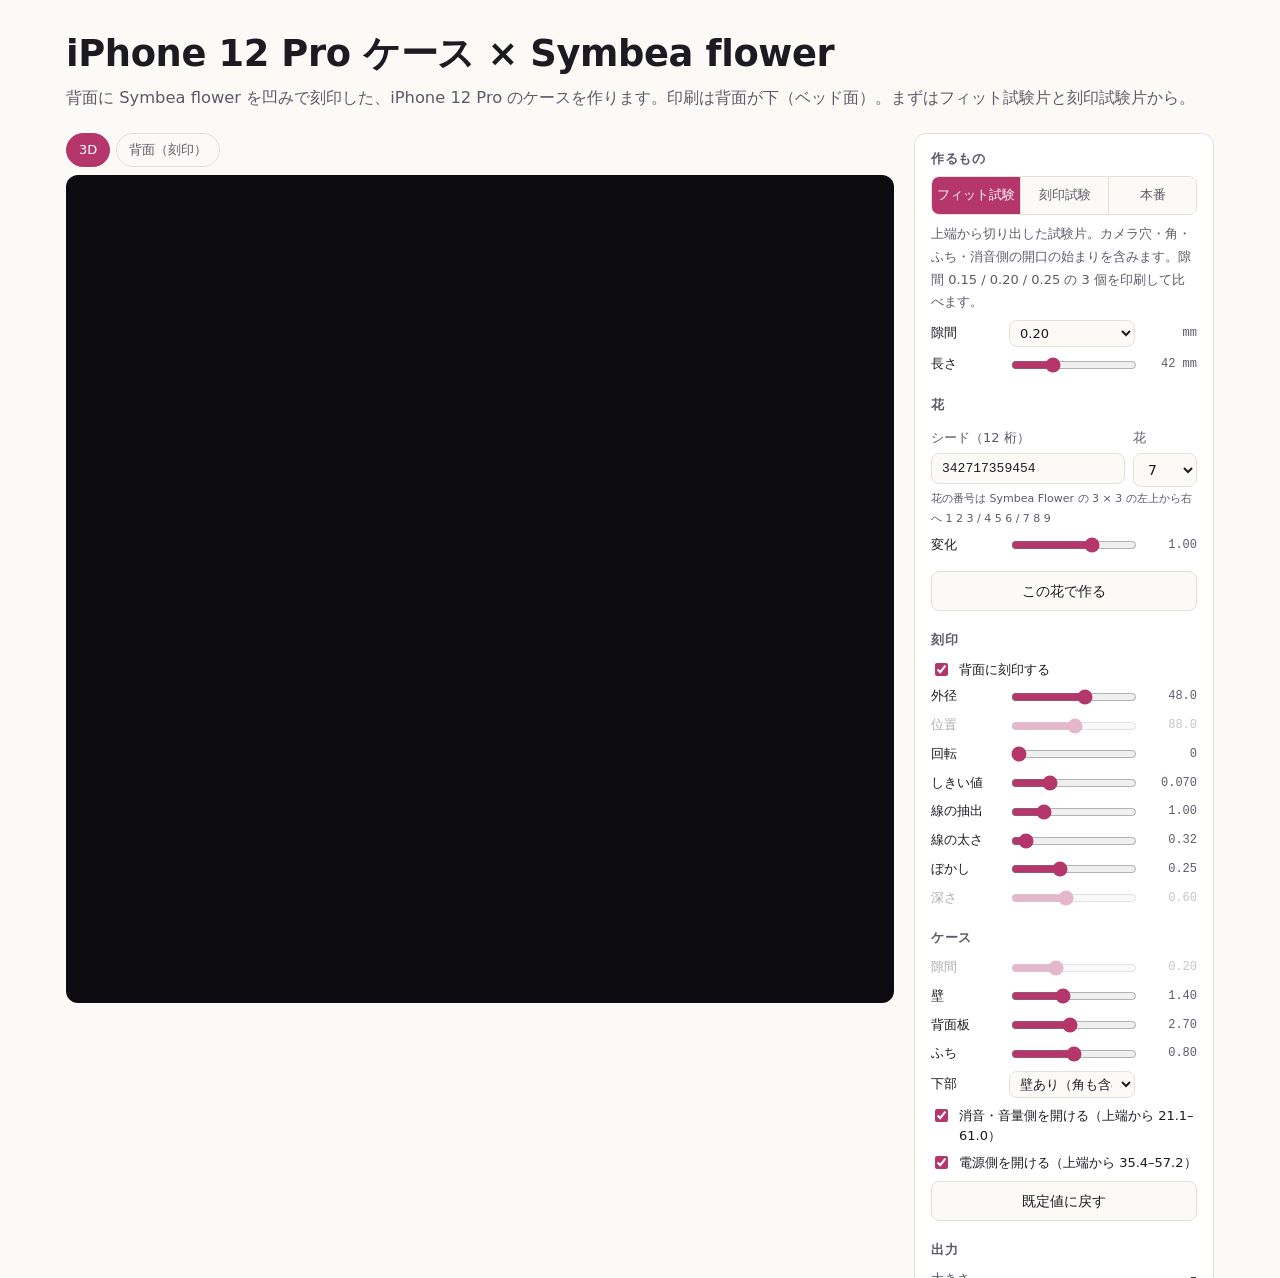
<file: index.html>
<!doctype html>
<html lang="ja">
<head>
<meta charset="utf-8">
<meta name="viewport" content="width=device-width, initial-scale=1">
<title>Symbea iPhone ケース</title>
<meta http-equiv="refresh" content="0; url=case/">
<link rel="stylesheet" href="css/style.css">
</head>
<body>
<main>
  <h1>Symbea iPhone ケース</h1>
  <p class="lead"><a href="case/">iPhone 12 Pro ケース × Symbea flower（STL を作る）</a></p>
</main>
</body>
</html>
</file>
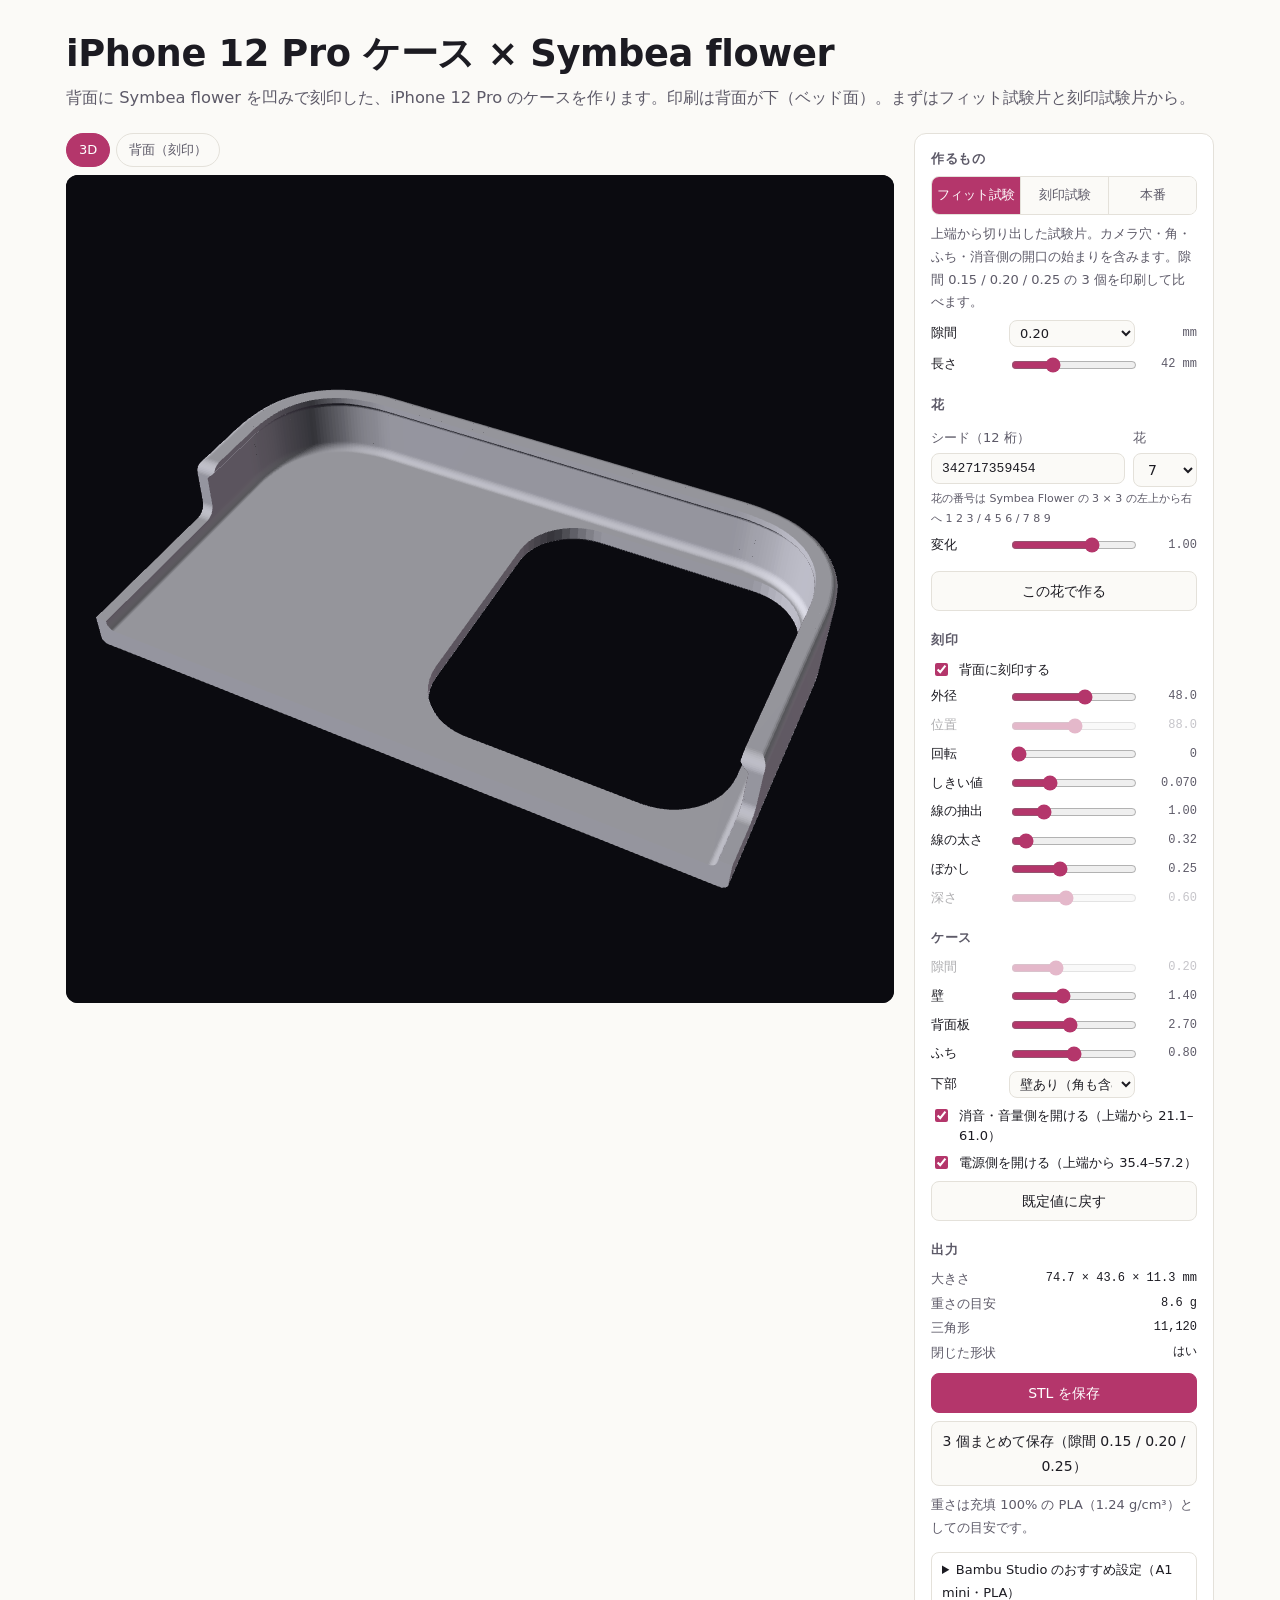
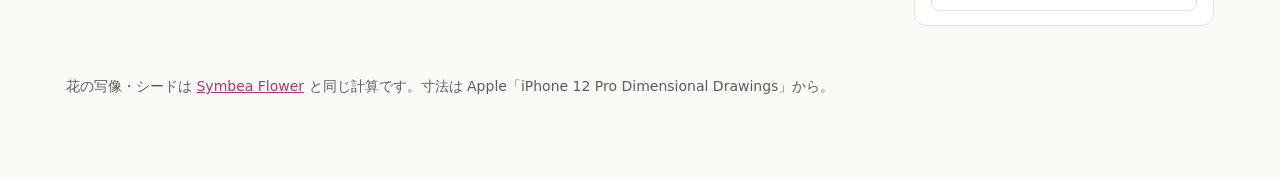
<file: case/index.html>
<!doctype html>
<html lang="ja">
<head>
<meta charset="utf-8">
<meta name="viewport" content="width=device-width, initial-scale=1">
<title>Symbea iPhone 12 Pro ケース</title>
<meta name="description" content="Symbea flower を背面に刻印した iPhone 12 Pro ケースを、ブラウザで調整して STL に書き出す（Bambu Lab A1 mini・PLA 向け）。">
<link rel="stylesheet" href="../css/style.css">
<link rel="stylesheet" href="css/case.css">
</head>
<body>
<main>
  <h1>iPhone 12 Pro ケース × Symbea flower</h1>
  <p class="lead">背面に Symbea flower を凹みで刻印した、iPhone 12 Pro のケースを作ります。印刷は背面が下（ベッド面）。まずはフィット試験片と刻印試験片から。</p>

  <div class="studio">
    <section class="views">
      <div class="view-tabs" role="tablist">
        <button role="tab" class="tab on" data-view="3d">3D</button>
        <button role="tab" class="tab" data-view="2d">背面（刻印）</button>
      </div>
      <div class="stage" id="stage">
        <div id="view3d"></div>
        <canvas id="view2d" width="900" height="900" aria-label="背面から見た刻印のプレビュー" hidden></canvas>
        <div class="busy" id="busy" hidden><span class="spin"></span><span id="busyText">計算中…</span></div>
        <div class="legend" id="legend" hidden><i class="sw a"></i>刻印 <i class="sw b"></i>カメラ穴・外周から離す範囲</div>
      </div>
      <p class="hint" id="message"></p>
    </section>

    <aside class="panel">
      <h4>作るもの</h4>
      <div class="seg" id="preset" role="radiogroup" aria-label="作るもの">
        <button data-preset="fit" class="on">フィット試験</button>
        <button data-preset="plate">刻印試験</button>
        <button data-preset="case">本番</button>
      </div>
      <p class="hint" id="presetHint"></p>

      <div id="fitBox">
        <label class="sl"><span>隙間</span><select id="fitClr"><option>0.15</option><option selected>0.20</option><option>0.25</option></select><output>mm</output></label>
        <label class="sl"><span>長さ</span><input type="range" id="crop" min="25" max="80" step="1"><output id="cropOut"></output></label>
      </div>
      <div id="plateBox" hidden>
        <label class="sl"><span>深さ</span><select id="plateDepth"><option>0.4</option><option selected>0.6</option><option>0.8</option></select><output>mm</output></label>
        <label class="sl"><span>しきい値</span><select id="plateTh"><option selected>0.06</option><option>0.09</option></select><output></output></label>
      </div>

      <h4>花</h4>
      <div class="seedrow">
        <label class="field">シード（12 桁）<input type="text" id="seed" inputmode="numeric" placeholder="342717359454" autocomplete="off" spellcheck="false"></label>
        <label class="field">花<select id="flower">
          <option value="0">1</option><option value="1">2</option><option value="2">3</option>
          <option value="3">4</option><option value="4">5</option><option value="5">6</option>
          <option value="6" selected>7</option><option value="7">8</option><option value="8">9</option>
        </select></label>
      </div>
      <div class="flower-map">花の番号は Symbea Flower の 3 × 3 の左上から右へ 1 2 3 / 4 5 6 / 7 8 9　<span id="flowerName"></span></div>
      <div id="flowerSliders"></div>
      <button id="runFlower">この花で作る</button>

      <h4>刻印</h4>
      <label class="check"><input type="checkbox" id="engrave" checked> 背面に刻印する</label>
      <div id="engSliders"></div>

      <h4>ケース</h4>
      <div id="caseSliders"></div>
      <label class="sl"><span>下部</span><select id="bottom">
        <option value="wall">壁あり（角も含む）</option>
        <option value="corners">角だけ残す（中央 13.3–58.3 を開ける）</option>
        <option value="open">全開放（下端の壁なし）</option>
      </select><output></output></label>
      <label class="check"><input type="checkbox" id="leftOpen" checked> 消音・音量側を開ける（上端から 21.1–61.0）</label>
      <label class="check"><input type="checkbox" id="rightOpen" checked> 電源側を開ける（上端から 35.4–57.2）</label>
      <button id="reset">既定値に戻す</button>

      <h4>出力</h4>
      <dl class="stats" id="stats"><dt>大きさ</dt><dd>–</dd><dt>重さの目安</dt><dd>–</dd><dt>三角形</dt><dd>–</dd><dt>閉じた形状</dt><dd>–</dd></dl>
      <button id="save" class="primary" disabled>STL を保存</button>
      <button id="saveBatch" disabled>まとめて保存</button>
      <p class="hint">重さは充填 100% の PLA（1.24 g/cm³）としての目安です。</p>
      <details class="tips">
        <summary>Bambu Studio のおすすめ設定（A1 mini・PLA）</summary>
        <ul>
          <li>プロファイル：<b>0.12mm Fine</b></li>
          <li>品質 → 壁ジェネレータ：<b>Arachne</b></li>
          <li>品質 → エレファントフット補正：<b>0.1〜0.15 mm</b>（ベッド面の刻印が埋まらないように）</li>
          <li>強度 → 壁ループ：<b>3</b></li>
          <li>プレート：<b>スムース PEI</b>（背面がつやのある面になり、刻印がはっきり見える）</li>
          <li>サポート：なし（ふちの下面は 45° で作ってある）</li>
          <li>ふちがだれるときは 0.08 mm の層にする</li>
        </ul>
      </details>
    </aside>
  </div>

  <footer>
    花の写像・シードは <a href="https://symbealab.github.io/Symbea-flower/">Symbea Flower</a> と同じ計算です。寸法は Apple「iPhone 12 Pro Dimensional Drawings」から。
  </footer>
</main>
<script src="../vendor/three.min.js"></script>
<script src="../vendor/OrbitControls.js"></script>
<script src="../js/pipeline.js"></script>
<script src="js/symbea-core.js"></script>
<script src="js/case-geom.js"></script>
<script src="js/case-app.js"></script>
</body>
</html>
</file>
<file: case/css/case.css>
/* ケースのページだけの部品（共通は ../css/style.css） */
.seg { display: grid; grid-template-columns: repeat(3, 1fr); gap: 0; margin-top: 6px; border: 1px solid var(--border); border-radius: 8px; overflow: hidden; }
.panel .seg button {
  margin: 0; border: 0; border-radius: 0; font-size: 13px; padding: 7px 4px; background: var(--bg); color: var(--muted);
}
.panel .seg button + button { border-left: 1px solid var(--border); }
.panel .seg button.on { background: var(--accent); color: #fff; }
.panel label.sl select { width: 100%; }
#flowerName { color: var(--text); }
#view2d { background: #0b0b10; }
</file>
<file: css/style.css>
/* Order&Chaos 2D ver.2 と同じ配色・部品 */
:root {
  --bg: #fbfaf7; --surface: #ffffff; --text: #1c1b22; --muted: #5d5a68;
  --border: #e4e1da; --accent: #b4366b; --code-bg: #f2efe9;
}
@media (prefers-color-scheme: dark) {
  :root:not([data-theme="light"]) {
    --bg: #0b0b10; --surface: #15141c; --text: #ece9f2; --muted: #a29fb0;
    --border: #2a2834; --accent: #f07aa8; --code-bg: #1d1c26;
  }
}
:root[data-theme="dark"] {
  --bg: #0b0b10; --surface: #15141c; --text: #ece9f2; --muted: #a29fb0;
  --border: #2a2834; --accent: #f07aa8; --code-bg: #1d1c26;
}
* { box-sizing: border-box; }
[hidden] { display: none !important; }
body {
  margin: 0; background: var(--bg); color: var(--text);
  font: 16px/1.75 system-ui, -apple-system, "Hiragino Sans", "Noto Sans JP", sans-serif;
}
main { max-width: 1180px; margin: 0 auto; padding: 32px 16px 80px; }
h1 { font-size: clamp(1.6rem, 4.4vw, 2.3rem); line-height: 1.2; margin: 0 0 8px; letter-spacing: -0.01em; }
.lead { color: var(--muted); font-size: 1.02rem; margin: 0 0 20px; }
a { color: var(--accent); }
.studio { display: grid; grid-template-columns: minmax(0, 1fr) 300px; gap: 20px; align-items: start; }
@media (max-width: 820px) { .studio { grid-template-columns: 1fr; } }

.view-tabs { display: flex; gap: 6px; margin-bottom: 8px; }
.tab {
  font: inherit; font-size: 13px; padding: 5px 12px; border-radius: 999px; cursor: pointer;
  border: 1px solid var(--border); background: transparent; color: var(--muted);
}
.tab.on { background: var(--accent); border-color: var(--accent); color: #fff; }
.stage { position: relative; background: #0b0b10; border-radius: 12px; overflow: hidden; aspect-ratio: 1; }
.stage.dragover { outline: 2px dashed var(--accent); outline-offset: -8px; }
#view2d, #view3d { position: absolute; inset: 0; width: 100%; height: 100%; display: block; }
#view3d canvas { display: block; width: 100% !important; height: 100% !important; }
.empty {
  position: absolute; inset: 0; display: flex; align-items: center; justify-content: center; text-align: center;
  padding: 24px; color: #8f8c9c; font-size: 14px; pointer-events: none;
}
.busy {
  position: absolute; left: 50%; top: 14px; transform: translateX(-50%); display: flex; gap: 8px; align-items: center;
  background: rgba(21, 20, 28, .85); color: #ece9f2; font-size: 13px; padding: 6px 12px; border-radius: 999px;
}
.spin { width: 12px; height: 12px; border-radius: 50%; border: 2px solid #f07aa8; border-right-color: transparent; animation: spin .8s linear infinite; }
@keyframes spin { to { transform: rotate(360deg); } }
.legend { position: absolute; left: 12px; bottom: 10px; font-size: 12px; color: #b5b2c2; display: flex; gap: 6px; align-items: center; }
.sw { display: inline-block; width: 10px; height: 10px; border-radius: 3px; margin-left: 8px; }
.sw.a { background: #8ecaff; margin-left: 0; } .sw.b { background: #f47298; }

.panel { background: var(--surface); border: 1px solid var(--border); border-radius: 12px; padding: 14px 16px; }
.panel h4 { margin: 18px 0 2px; font-size: 13px; color: var(--muted); font-weight: 600; letter-spacing: .04em; }
.panel h4:first-child { margin-top: 0; }
.panel label.sl { display: grid; grid-template-columns: 70px 1fr 54px; align-items: center; gap: 8px; font-size: 13px; margin: 6px 0; }
.panel input[type=range] { width: 100%; accent-color: var(--accent); }
.panel output { font-family: ui-monospace, monospace; font-size: 12px; text-align: right; color: var(--muted); }
.panel select, .panel button, .panel input[type=text] {
  width: 100%; font: inherit; font-size: 14px; padding: 7px 10px; margin-top: 4px; border-radius: 8px;
  border: 1px solid var(--border); background: var(--bg); color: var(--text);
}
.panel button { margin-top: 8px; cursor: pointer; }
.panel button:disabled { opacity: .45; cursor: default; }
.panel button.primary { background: var(--accent); color: #fff; border-color: var(--accent); }
.panel label.sl select { margin: 0; padding: 4px 6px; font-size: 13px; }
.panel input[type=text] { font: 13px ui-monospace, monospace; }
.field { display: block; font-size: 13px; color: var(--muted); margin-top: 8px; }
.seedrow { display: grid; grid-template-columns: minmax(0, 1fr) 64px; gap: 8px; }
.flower-map { font-size: 11px; color: var(--muted); margin-top: 2px; }
.drop {
  display: flex; flex-direction: column; align-items: center; gap: 0; padding: 14px; margin-top: 6px;
  border: 1.5px dashed var(--border); border-radius: 10px; cursor: pointer; text-align: center; font-size: 13px; color: var(--muted);
}
.drop strong { color: var(--text); font-size: 14px; }
.drop:hover, .drop.dragover { border-color: var(--accent); }
#picker { margin-top: 10px; }
#pick { width: 100%; aspect-ratio: 1; border-radius: 8px; display: block; background: #0b0b10; cursor: pointer; }
.panel .check { display: flex; gap: 8px; align-items: flex-start; font-size: 13px; margin-top: 8px; line-height: 1.5; }
.panel .check input { accent-color: var(--accent); margin-top: 3px; }
.panel label.sl.off { opacity: .35; }
.tips { margin-top: 12px; font-size: 13px; border: 1px solid var(--border); border-radius: 8px; padding: 6px 10px; }
.tips summary { cursor: pointer; color: var(--text); }
.tips ul { margin: 6px 0 2px; padding-left: 1.2em; color: var(--muted); line-height: 1.6; }
.tips b { color: var(--text); font-weight: 600; }
.stats { display: grid; grid-template-columns: auto 1fr; gap: 2px 12px; margin: 6px 0 0; font-size: 13px; }
.stats dt { color: var(--muted); }
.stats dd { margin: 0; text-align: right; font-family: ui-monospace, monospace; font-size: 12px; }
.hint { font-size: 13px; color: var(--muted); margin: 8px 0 0; }
.hint.error { color: var(--accent); }
footer { margin-top: 48px; color: var(--muted); font-size: 14px; }

/* スマホ：プレビューを上に固定して、スライダーを動かしながら見えるように */
@media (max-width: 820px) {
  main { padding-top: 16px; }
  h1 { font-size: 1.45rem; }
  .lead { font-size: .92rem; margin-bottom: 10px; }
  .views { position: sticky; top: 0; z-index: 5; background: var(--bg); padding: 6px 0 4px; }
  .stage { width: min(100%, 36vh); margin: 0 auto; }
  .legend { font-size: 10px; left: 8px; bottom: 4px; }
  .view-tabs { justify-content: center; margin-bottom: 4px; }
  .tab { padding: 2px 12px; }
  #message { font-size: 12px; margin-top: 4px; }
  #message:not(.error) { display: none; }
  .panel label.sl { grid-template-columns: 64px 1fr 48px; margin: 10px 0; }
  .panel input[type=range] { height: 28px; }
  .panel select, .panel button, .panel input[type=text] { font-size: 16px; }   /* iOS の自動ズームを防ぐ */
  #pick { width: min(100%, 300px); margin: 0 auto; }
}
</file>
